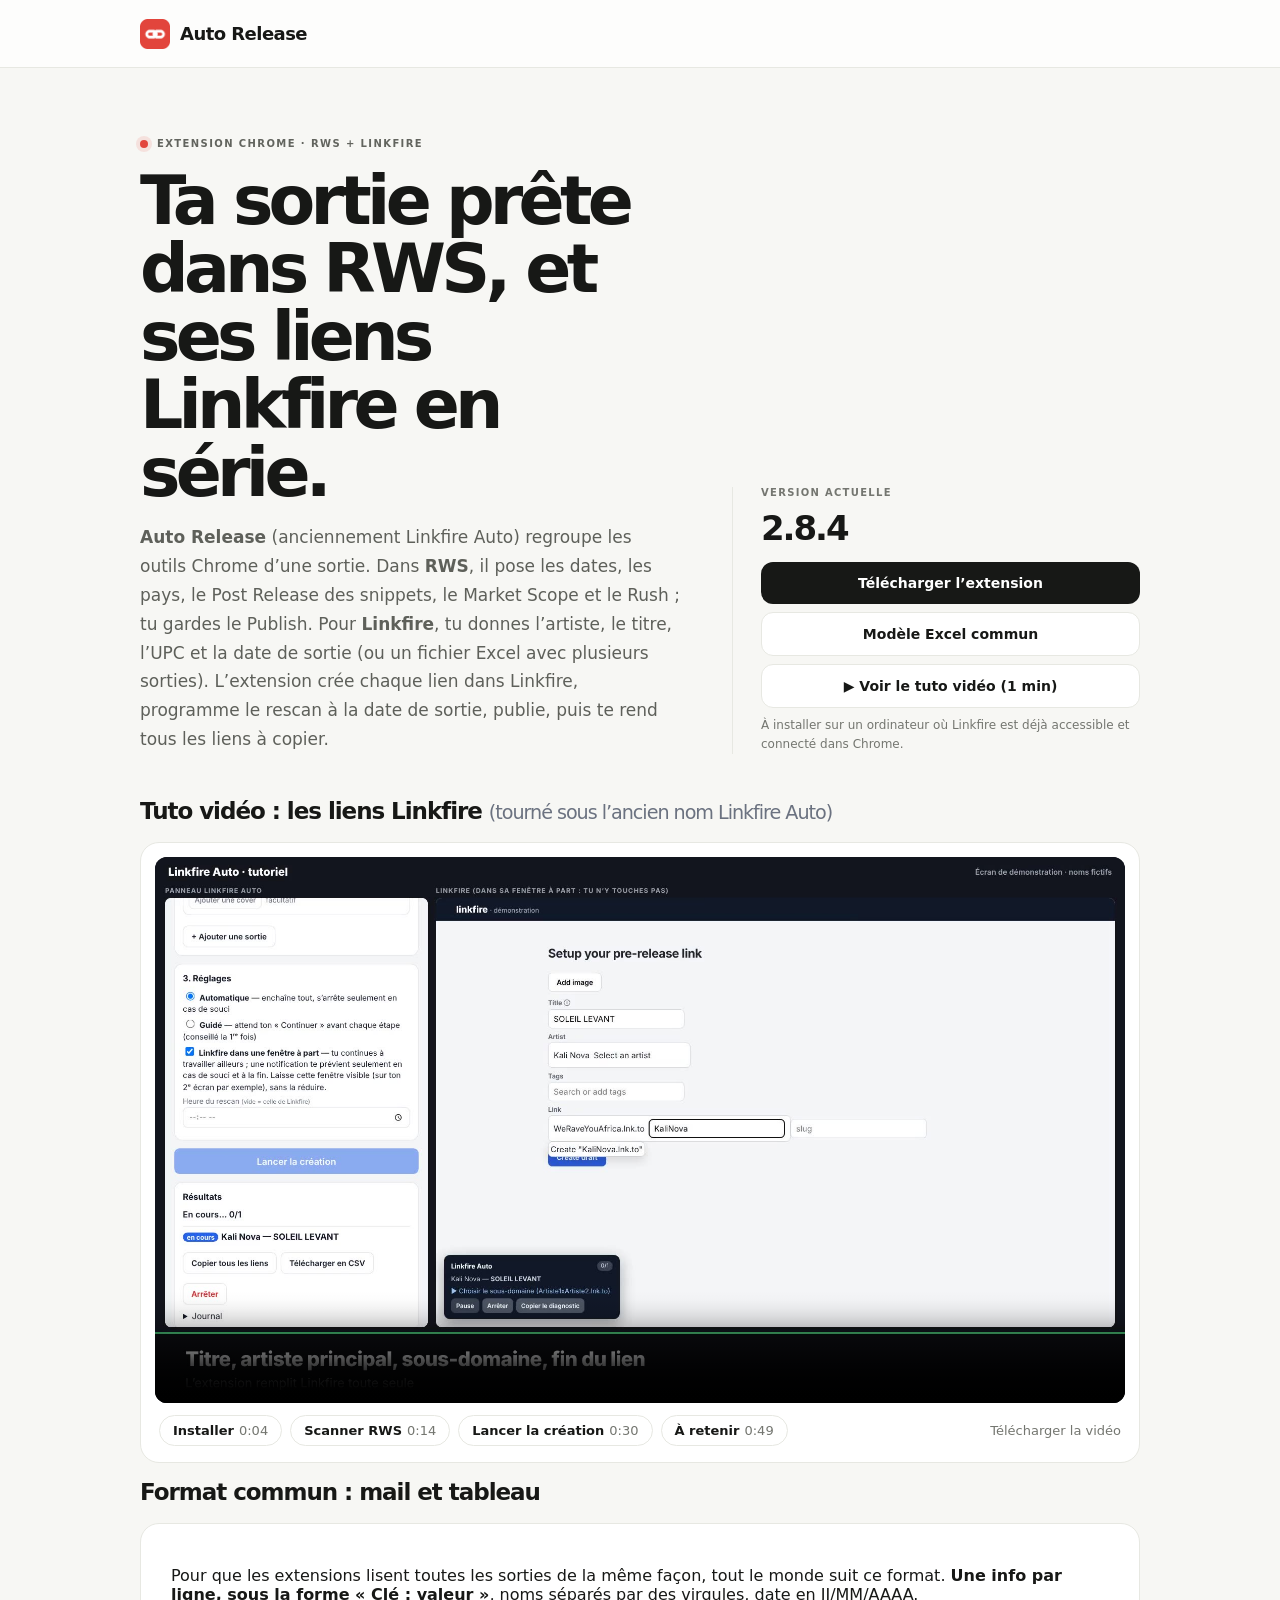
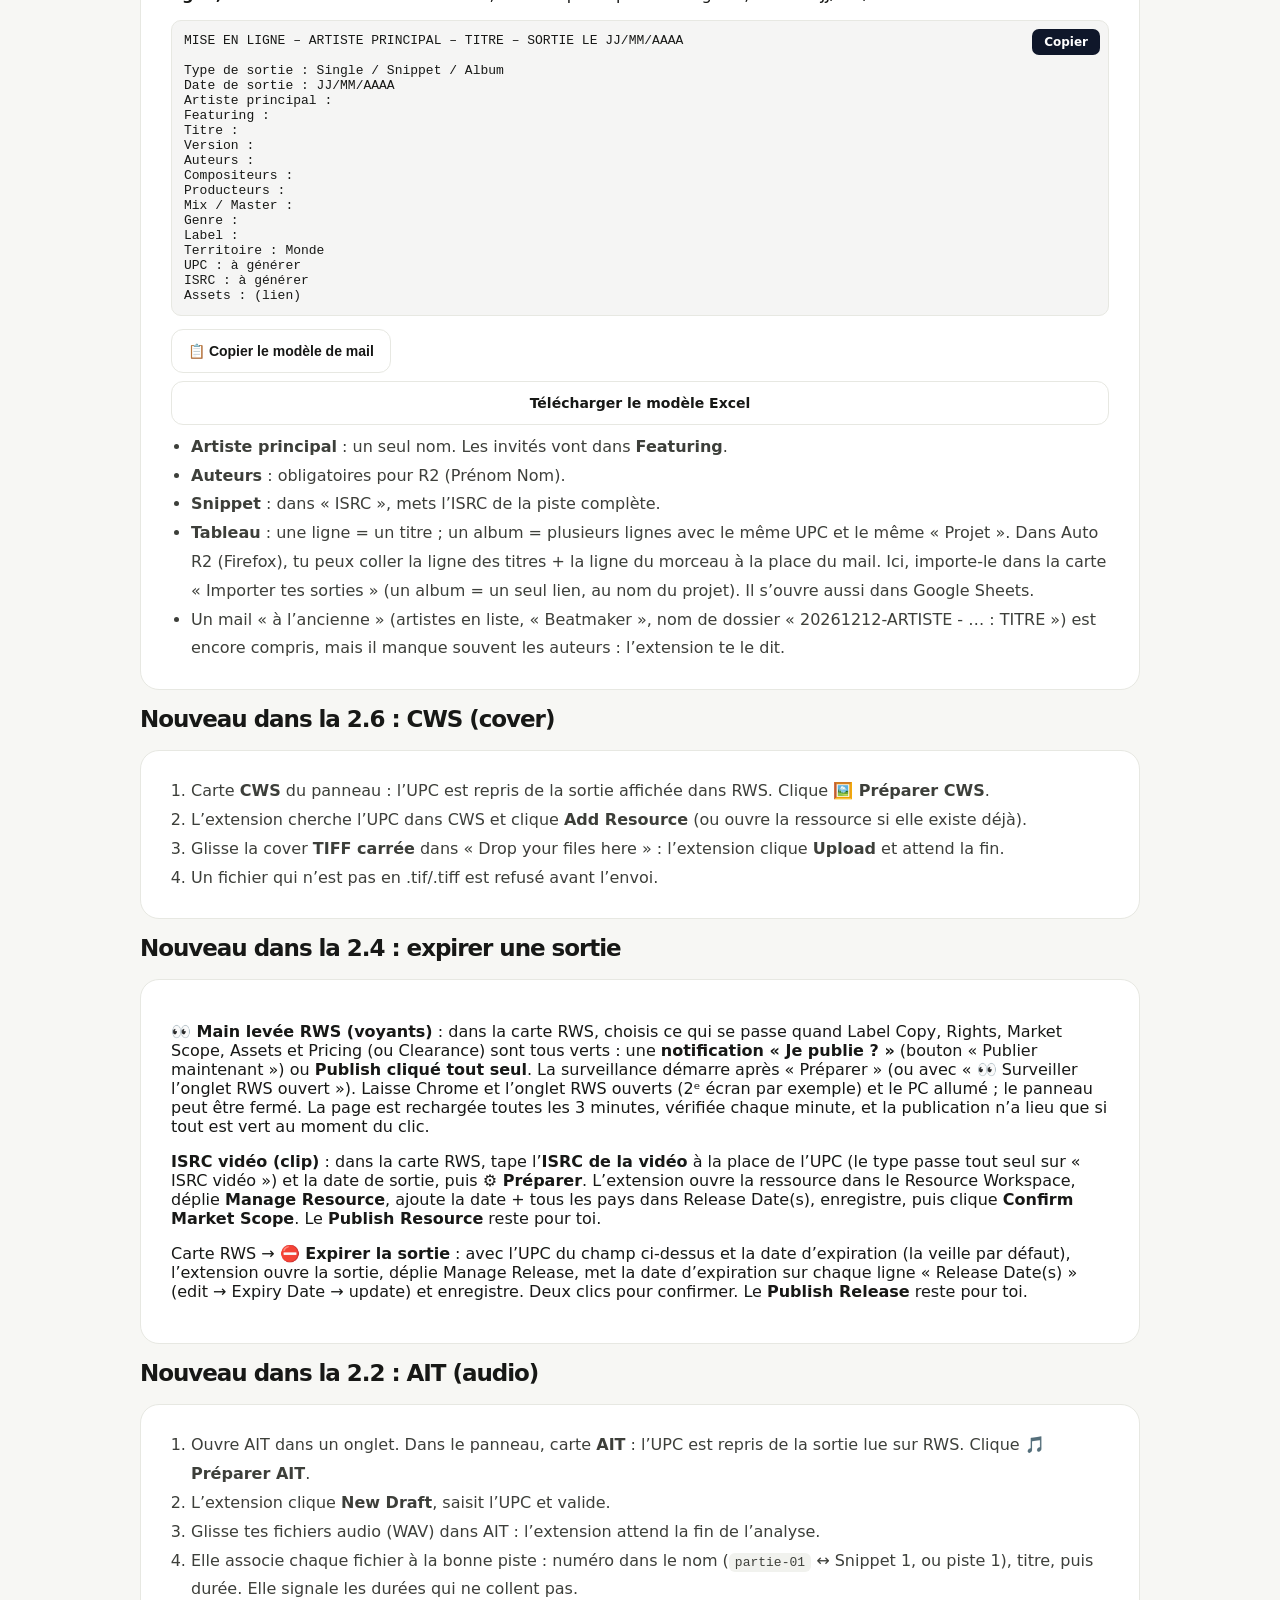
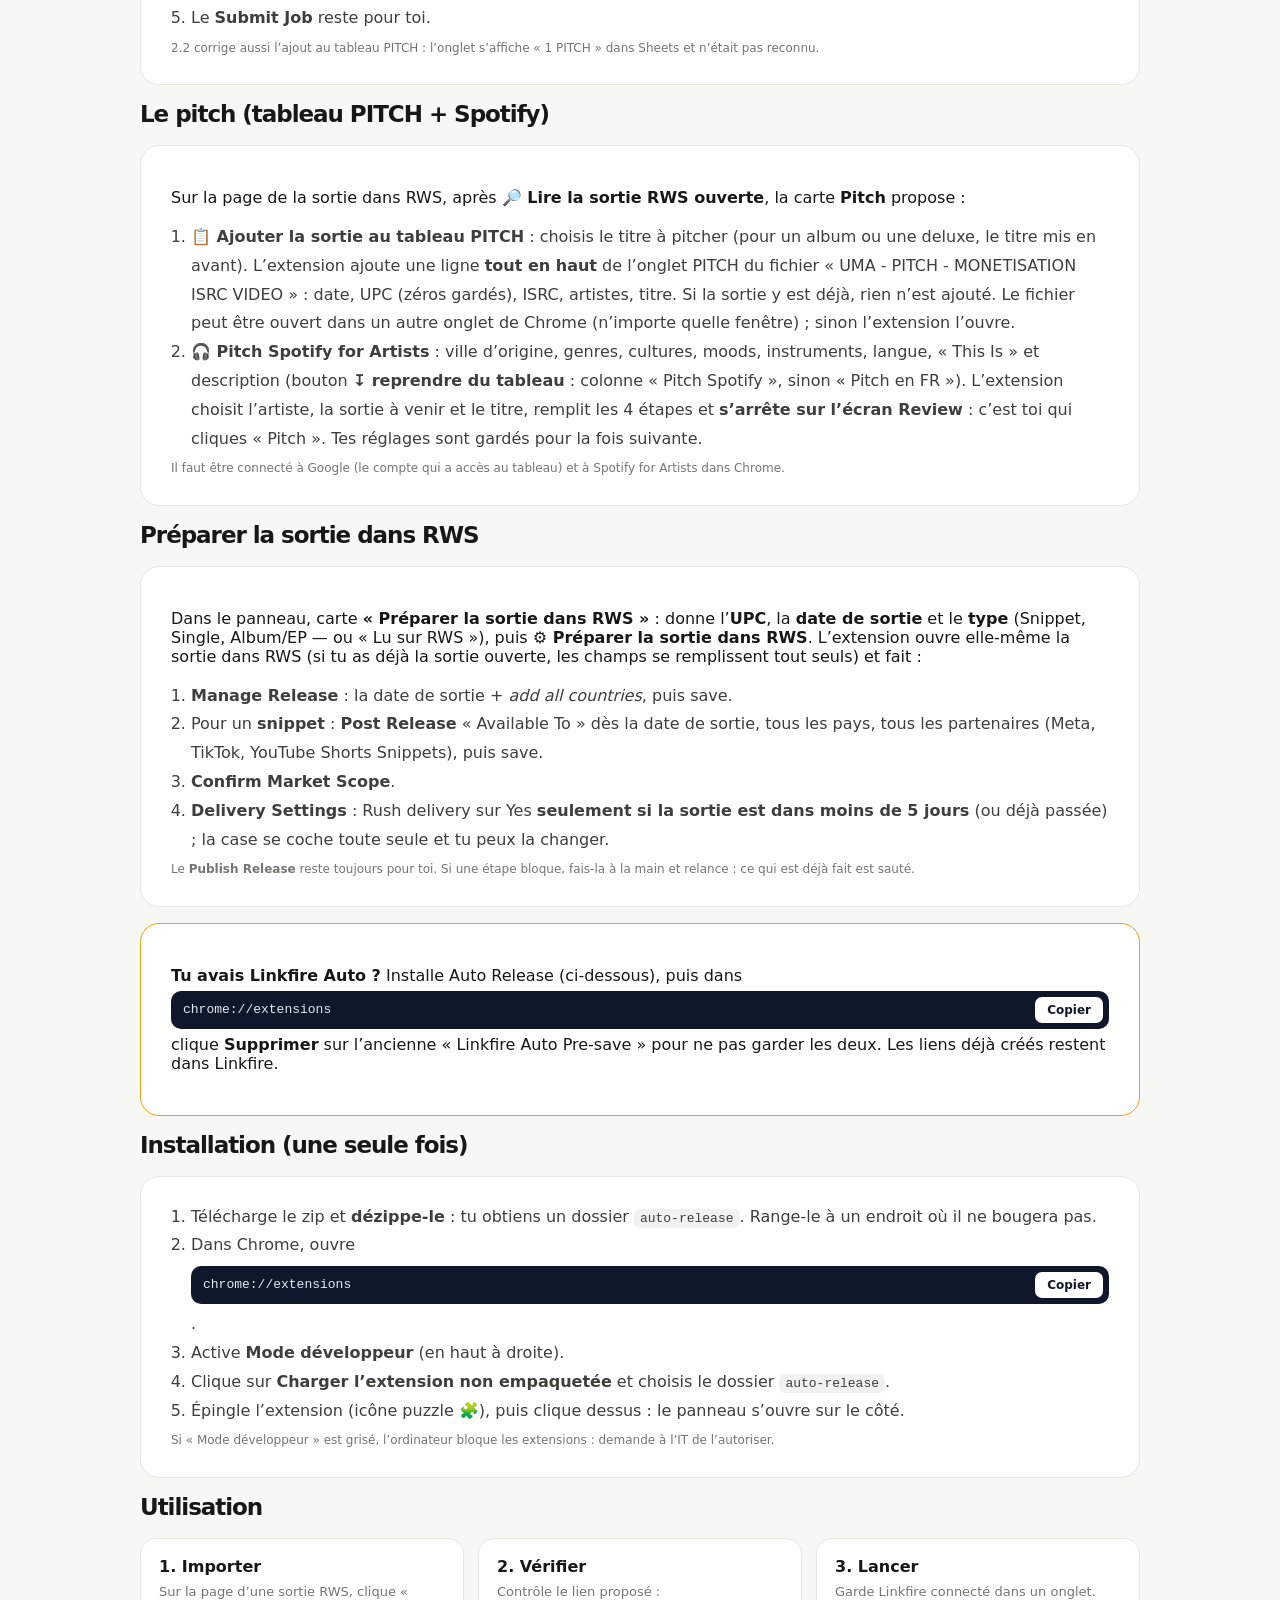
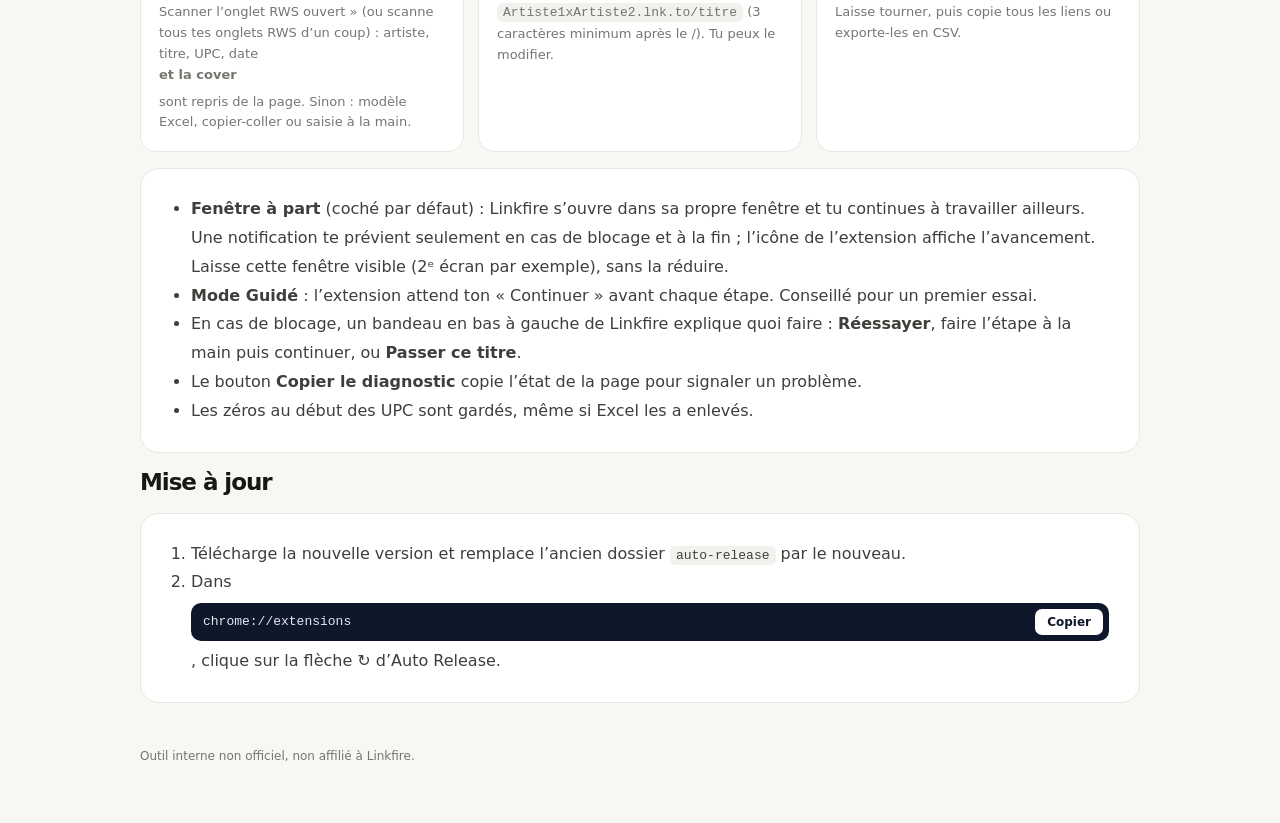
<file: docs/index.html>
<!doctype html>
<html lang="fr">
<head>
  <meta charset="utf-8">
  <meta name="viewport" content="width=device-width, initial-scale=1">
  <meta name="theme-color" content="#f7f7f4">
  <meta name="description" content="Extension Chrome qui crée les liens pre-save Linkfire en série.">
  <title>Auto Release — Téléchargement</title>
  <style>
    :root{--ink:#171816;--muted:#747670;--line:#e7e8e2;--paper:#f7f7f4;--white:#fff;--red:#e2453c;--blue:#2563eb}
    *{box-sizing:border-box}
    body{margin:0;background:var(--paper);color:var(--ink);font-family:Inter,ui-sans-serif,system-ui,-apple-system,"Segoe UI",sans-serif}
    .topbar{height:68px;border-bottom:1px solid var(--line);display:flex;align-items:center;justify-content:space-between;padding:0 max(20px,calc((100vw - 1000px)/2));background:rgba(255,255,255,.72)}
    .brand{display:flex;align-items:center;gap:10px;font-weight:800;letter-spacing:-.03em;font-size:18px}
    .brand img{width:30px;height:30px}
    .toplink{font-size:13px;color:var(--muted);text-decoration:none}
    main{width:min(100% - 32px,1000px);margin:0 auto}
    .hero{padding:70px 0 44px;display:grid;grid-template-columns:1.15fr .85fr;gap:40px;align-items:end}
    .eyebrow{display:flex;align-items:center;gap:9px;color:#62645e;text-transform:uppercase;letter-spacing:.14em;font-size:10px;font-weight:800}
    .dot{height:8px;width:8px;border-radius:50%;background:var(--red);box-shadow:0 0 0 4px rgba(226,69,60,.12)}
    h1{font-size:clamp(40px,6.5vw,68px);line-height:1;letter-spacing:-.07em;margin:18px 0 16px;font-weight:780}
    .intro{color:#5e605a;font-size:17px;line-height:1.7;margin:0;max-width:540px}
    .side{border-left:1px solid var(--line);padding-left:28px}
    .side-label{font-size:10px;text-transform:uppercase;letter-spacing:.13em;color:var(--muted);font-weight:800}
    .ver{font-size:34px;font-weight:780;letter-spacing:-.06em;margin:10px 0 14px}
    .btn{display:block;text-align:center;text-decoration:none;font-weight:700;font-size:14px;border-radius:12px;padding:13px 16px;margin-bottom:8px}
    .btn.p{background:var(--ink);color:#fff}
    .btn.s{background:#fff;border:1px solid var(--line);color:var(--ink)}
    .note{color:var(--muted);font-size:12px;line-height:1.6;margin:6px 0 0}
    h2{font-size:23px;letter-spacing:-.045em;margin:0 0 18px}
    .card{background:var(--white);border:1px solid var(--line);border-radius:19px;padding:26px 30px;margin-bottom:16px}
    ol{margin:0;padding-left:20px;line-height:1.8;color:#3d3f3a}
    code{background:#f1f2ee;border-radius:6px;padding:2px 6px;font-size:13px}
    .grid{display:grid;grid-template-columns:repeat(3,1fr);gap:14px;margin-bottom:16px}
    .step{background:#fff;border:1px solid var(--line);border-radius:16px;padding:18px}
    .step b{display:block;margin-bottom:6px}
    .step p{margin:0;color:var(--muted);font-size:13px;line-height:1.6}
    ul{margin:0;padding-left:20px;line-height:1.8;color:#3d3f3a}
    footer{color:var(--muted);font-size:12px;padding:30px 0 60px}
    @media(max-width:760px){.hero{grid-template-columns:1fr;padding-top:40px}.side{border-left:0;padding-left:0}.grid{grid-template-columns:1fr}.card{padding:20px}}
    .tuto{background:var(--white,#fff);border:1px solid var(--line);border-radius:19px;padding:14px;margin:0 0 16px}
    .tuto video{display:block;width:100%;aspect-ratio:16/9;border-radius:12px;background:#12151b}
    .chaps{display:flex;flex-wrap:wrap;gap:8px;padding:12px 4px 2px}
    .chaps button{font:600 13px Inter,system-ui,sans-serif;border:1px solid var(--line);background:#fff;color:var(--ink);border-radius:99px;padding:7px 13px;cursor:pointer}
    .chaps button:hover{border-color:var(--accent)}.chaps span{color:var(--muted);font-weight:500;margin-left:5px}
    .chaps .dl{margin-left:auto;font-size:13px;color:var(--muted);align-self:center;text-decoration:none}
  </style>
</head>
<body>
  <header class="topbar">
    <div class="brand"><img src="./icon.png" alt="">Auto Release</div>
  </header>
  <main>
    <section class="hero">
      <div>
        <div class="eyebrow"><span class="dot"></span>Extension Chrome · RWS + Linkfire</div>
        <h1>Ta sortie prête dans RWS, et ses liens Linkfire en série.</h1>
        <p class="intro"><b>Auto Release</b> (anciennement Linkfire Auto) regroupe les outils Chrome d’une sortie. Dans <b>RWS</b>, il pose les dates, les pays, le Post Release des snippets, le Market Scope et le Rush ; tu gardes le Publish. Pour <b>Linkfire</b>, tu donnes l’artiste, le titre, l’UPC et la date de sortie (ou un fichier Excel avec plusieurs sorties). L’extension crée chaque lien dans Linkfire, programme le rescan à la date de sortie, publie, puis te rend tous les liens à copier.</p>
      </div>
      <aside class="side">
        <div class="side-label">Version actuelle</div>
        <div class="ver">2.8.4</div>
        <a class="btn p" href="./downloads/Auto-Release-2.8.4.zip">Télécharger l’extension</a>
        <a class="btn s" href="./downloads/modele-mise-en-ligne.xlsx" download>Modèle Excel commun</a>
        <a class="btn" style="background:#fff;border:1px solid var(--line);color:var(--ink)" href="#tuto">▶ Voir le tuto vidéo (1 min)</a>
        <p class="note">À installer sur un ordinateur où Linkfire est déjà accessible et connecté dans Chrome.</p>
      </aside>
    </section>

    <h2 id="tuto">Tuto vidéo : les liens Linkfire <small style="font-weight:400;color:#6b7280">(tourné sous l’ancien nom Linkfire Auto)</small></h2>
    <div class="tuto">
      <video id="tutoVid" controls preload="metadata" playsinline poster="./videos/tuto-linkfire-auto.jpg" aria-label="Tutoriel vidéo Linkfire Auto"><source src="./videos/tuto-linkfire-auto.mp4" type="video/mp4"></video>
      <div class="chaps"><button data-t="4">Installer<span>0:04</span></button><button data-t="14">Scanner RWS<span>0:14</span></button><button data-t="30">Lancer la création<span>0:30</span></button><button data-t="49">À retenir<span>0:49</span></button><a class="dl" href="./videos/tuto-linkfire-auto.mp4" download>Télécharger la vidéo</a></div>
    </div>
    <script>document.querySelectorAll('.chaps button').forEach(b=>b.addEventListener('click',()=>{const v=document.getElementById('tutoVid');v.currentTime=+b.dataset.t;v.play();}));</script>

    <h2 id="format">Format commun : mail et tableau</h2>
    <div class="card">
      <p>Pour que les extensions lisent toutes les sorties de la même façon, tout le monde suit ce format. <b>Une info par ligne, sous la forme « Clé : valeur »</b>, noms séparés par des virgules, date en JJ/MM/AAAA.</p>
      <pre id="mailModel" style="white-space:pre-wrap;background:#f5f5f4;border:1px solid var(--line);border-radius:10px;padding:12px;font-size:13px">MISE EN LIGNE – ARTISTE PRINCIPAL – TITRE – SORTIE LE JJ/MM/AAAA

Type de sortie : Single / Snippet / Album
Date de sortie : JJ/MM/AAAA
Artiste principal :
Featuring :
Titre :
Version :
Auteurs :
Compositeurs :
Producteurs :
Mix / Master :
Genre :
Label :
Territoire : Monde
UPC : à générer
ISRC : à générer
Assets : (lien)</pre>
      <button class="btn s" style="background:#fff;border:1px solid var(--line);color:var(--ink)" onclick="navigator.clipboard.writeText(document.getElementById('mailModel').innerText).then(()=>{this.textContent='Copié ✓'})">📋 Copier le modèle de mail</button>
      <a class="btn s" style="background:#fff;border:1px solid var(--line);color:var(--ink)" href="./downloads/modele-mise-en-ligne.xlsx" download>Télécharger le modèle Excel</a>
      <ul>
        <li><b>Artiste principal</b> : un seul nom. Les invités vont dans <b>Featuring</b>.</li>
        <li><b>Auteurs</b> : obligatoires pour R2 (Prénom Nom).</li>
        <li><b>Snippet</b> : dans « ISRC », mets l’ISRC de la piste complète.</li>
        <li><b>Tableau</b> : une ligne = un titre ; un album = plusieurs lignes avec le même UPC et le même « Projet ». Dans Auto R2 (Firefox), tu peux coller la ligne des titres + la ligne du morceau à la place du mail. Ici, importe-le dans la carte « Importer tes sorties » (un album = un seul lien, au nom du projet). Il s’ouvre aussi dans Google Sheets.</li>
        <li>Un mail « à l’ancienne » (artistes en liste, « Beatmaker », nom de dossier « 20261212-ARTISTE - … : TITRE ») est encore compris, mais il manque souvent les auteurs : l’extension te le dit.</li>
      </ul>
    </div>

    <h2 id="cws">Nouveau dans la 2.6 : CWS (cover)</h2>
    <div class="card">
      <ol>
        <li>Carte <b>CWS</b> du panneau : l’UPC est repris de la sortie affichée dans RWS. Clique <b>🖼️ Préparer CWS</b>.</li>
        <li>L’extension cherche l’UPC dans CWS et clique <b>Add Resource</b> (ou ouvre la ressource si elle existe déjà).</li>
        <li>Glisse la cover <b>TIFF carrée</b> dans « Drop your files here » : l’extension clique <b>Upload</b> et attend la fin.</li>
        <li>Un fichier qui n’est pas en .tif/.tiff est refusé avant l’envoi.</li>
      </ol>
    </div>

    <h2 id="expire">Nouveau dans la 2.4 : expirer une sortie</h2>
    <div class="card">
      <p><b>👀 Main levée RWS (voyants)</b> : dans la carte RWS, choisis ce qui se passe quand Label Copy, Rights, Market Scope, Assets et Pricing (ou Clearance) sont tous verts : une <b>notification « Je publie ? »</b> (bouton « Publier maintenant ») ou <b>Publish cliqué tout seul</b>. La surveillance démarre après « Préparer » (ou avec « 👀 Surveiller l’onglet RWS ouvert »). Laisse Chrome et l’onglet RWS ouverts (2ᵉ écran par exemple) et le PC allumé ; le panneau peut être fermé. La page est rechargée toutes les 3 minutes, vérifiée chaque minute, et la publication n’a lieu que si tout est vert au moment du clic.</p>
      <p><b>ISRC vidéo (clip)</b> : dans la carte RWS, tape l’<b>ISRC de la vidéo</b> à la place de l’UPC (le type passe tout seul sur « ISRC vidéo ») et la date de sortie, puis <b>⚙️ Préparer</b>. L’extension ouvre la ressource dans le Resource Workspace, déplie <b>Manage Resource</b>, ajoute la date + tous les pays dans Release Date(s), enregistre, puis clique <b>Confirm Market Scope</b>. Le <b>Publish Resource</b> reste pour toi.</p>
      <p>Carte RWS → <b>⛔ Expirer la sortie</b> : avec l’UPC du champ ci-dessus et la date d’expiration (la veille par défaut), l’extension ouvre la sortie, déplie Manage Release, met la date d’expiration sur chaque ligne « Release Date(s) » (edit → Expiry Date → update) et enregistre. Deux clics pour confirmer. Le <b>Publish Release</b> reste pour toi.</p>
    </div>

    <h2 id="ait">Nouveau dans la 2.2 : AIT (audio)</h2>
    <div class="card">
      <ol>
        <li>Ouvre AIT dans un onglet. Dans le panneau, carte <b>AIT</b> : l’UPC est repris de la sortie lue sur RWS. Clique <b>🎵 Préparer AIT</b>.</li>
        <li>L’extension clique <b>New Draft</b>, saisit l’UPC et valide.</li>
        <li>Glisse tes fichiers audio (WAV) dans AIT : l’extension attend la fin de l’analyse.</li>
        <li>Elle associe chaque fichier à la bonne piste : numéro dans le nom (<code>partie-01</code> ↔ Snippet 1, ou piste 1), titre, puis durée. Elle signale les durées qui ne collent pas.</li>
        <li>Le <b>Submit Job</b> reste pour toi.</li>
      </ol>
      <p class="note">2.2 corrige aussi l’ajout au tableau PITCH : l’onglet s’affiche « 1 PITCH » dans Sheets et n’était pas reconnu.</p>
    </div>

    <h2 id="pitch">Le pitch (tableau PITCH + Spotify)</h2>
    <div class="card">
      <p>Sur la page de la sortie dans RWS, après <b>🔎 Lire la sortie RWS ouverte</b>, la carte <b>Pitch</b> propose :</p>
      <ol>
        <li><b>📋 Ajouter la sortie au tableau PITCH</b> : choisis le titre à pitcher (pour un album ou une deluxe, le titre mis en avant). L’extension ajoute une ligne <b>tout en haut</b> de l’onglet PITCH du fichier « UMA - PITCH - MONETISATION ISRC VIDEO » : date, UPC (zéros gardés), ISRC, artistes, titre. Si la sortie y est déjà, rien n’est ajouté. Le fichier peut être ouvert dans un autre onglet de Chrome (n’importe quelle fenêtre) ; sinon l’extension l’ouvre.</li>
        <li><b>🎧 Pitch Spotify for Artists</b> : ville d’origine, genres, cultures, moods, instruments, langue, « This Is » et description (bouton <b>↧ reprendre du tableau</b> : colonne « Pitch Spotify », sinon « Pitch en FR »). L’extension choisit l’artiste, la sortie à venir et le titre, remplit les 4 étapes et <b>s’arrête sur l’écran Review</b> : c’est toi qui cliques « Pitch ». Tes réglages sont gardés pour la fois suivante.</li>
      </ol>
      <p class="note">Il faut être connecté à Google (le compte qui a accès au tableau) et à Spotify for Artists dans Chrome.</p>
    </div>

    <h2 id="rws">Préparer la sortie dans RWS</h2>
    <div class="card">
      <p>Dans le panneau, carte <b>« Préparer la sortie dans RWS »</b> : donne l’<b>UPC</b>, la <b>date de sortie</b> et le <b>type</b> (Snippet, Single, Album/EP — ou « Lu sur RWS »), puis <b>⚙️ Préparer la sortie dans RWS</b>. L’extension ouvre elle-même la sortie dans RWS (si tu as déjà la sortie ouverte, les champs se remplissent tout seuls) et fait :</p>
      <ol>
        <li><b>Manage Release</b> : la date de sortie + <i>add all countries</i>, puis save.</li>
        <li>Pour un <b>snippet</b> : <b>Post Release</b> « Available To » dès la date de sortie, tous les pays, tous les partenaires (Meta, TikTok, YouTube Shorts Snippets), puis save.</li>
        <li><b>Confirm Market Scope</b>.</li>
        <li><b>Delivery Settings</b> : Rush delivery sur Yes <b>seulement si la sortie est dans moins de 5 jours</b> (ou déjà passée) ; la case se coche toute seule et tu peux la changer.</li>
      </ol>
      <p class="note">Le <b>Publish Release</b> reste toujours pour toi. Si une étape bloque, fais-la à la main et relance : ce qui est déjà fait est sauté.</p>
    </div>

    <div class="card" style="border-color:#f59e0b">
      <p><b>Tu avais Linkfire Auto ?</b> Installe Auto Release (ci-dessous), puis dans <code>chrome://extensions</code> clique <b>Supprimer</b> sur l’ancienne « Linkfire Auto Pre-save » pour ne pas garder les deux. Les liens déjà créés restent dans Linkfire.</p>
    </div>

    <h2>Installation (une seule fois)</h2>
    <div class="card">
      <ol>
        <li>Télécharge le zip et <b>dézippe-le</b> : tu obtiens un dossier <code>auto-release</code>. Range-le à un endroit où il ne bougera pas.</li>
        <li>Dans Chrome, ouvre <code>chrome://extensions</code>.</li>
        <li>Active <b>Mode développeur</b> (en haut à droite).</li>
        <li>Clique sur <b>Charger l’extension non empaquetée</b> et choisis le dossier <code>auto-release</code>.</li>
        <li>Épingle l’extension (icône puzzle 🧩), puis clique dessus : le panneau s’ouvre sur le côté.</li>
      </ol>
      <p class="note">Si « Mode développeur » est grisé, l’ordinateur bloque les extensions : demande à l’IT de l’autoriser.</p>
    </div>

    <h2>Utilisation</h2>
    <div class="grid">
      <div class="step"><b>1. Importer</b><p>Sur la page d’une sortie RWS, clique « Scanner l’onglet RWS ouvert » (ou scanne tous tes onglets RWS d’un coup) : artiste, titre, UPC, date <b>et la cover</b> sont repris de la page. Sinon : modèle Excel, copier-coller ou saisie à la main.</p></div>
      <div class="step"><b>2. Vérifier</b><p>Contrôle le lien proposé : <code>Artiste1xArtiste2.lnk.to/titre</code> (3 caractères minimum après le /). Tu peux le modifier.</p></div>
      <div class="step"><b>3. Lancer</b><p>Garde Linkfire connecté dans un onglet. Laisse tourner, puis copie tous les liens ou exporte-les en CSV.</p></div>
    </div>
    <div class="card">
      <ul>
        <li><b>Fenêtre à part</b> (coché par défaut) : Linkfire s’ouvre dans sa propre fenêtre et tu continues à travailler ailleurs. Une notification te prévient seulement en cas de blocage et à la fin ; l’icône de l’extension affiche l’avancement. Laisse cette fenêtre visible (2ᵉ écran par exemple), sans la réduire.</li>
        <li><b>Mode Guidé</b> : l’extension attend ton « Continuer » avant chaque étape. Conseillé pour un premier essai.</li>
        <li>En cas de blocage, un bandeau en bas à gauche de Linkfire explique quoi faire : <b>Réessayer</b>, faire l’étape à la main puis continuer, ou <b>Passer ce titre</b>.</li>
        <li>Le bouton <b>Copier le diagnostic</b> copie l’état de la page pour signaler un problème.</li>
        <li>Les zéros au début des UPC sont gardés, même si Excel les a enlevés.</li>
      </ul>
    </div>

    <h2>Mise à jour</h2>
    <div class="card">
      <ol>
        <li>Télécharge la nouvelle version et remplace l’ancien dossier <code>auto-release</code> par le nouveau.</li>
        <li>Dans <code>chrome://extensions</code>, clique sur la flèche ↻ d’Auto Release.</li>
      </ol>
    </div>

    <footer>Outil interne non officiel, non affilié à Linkfire.</footer>
  </main>
<style>
.copybox{display:flex;align-items:center;gap:8px;margin:6px 0;padding:6px 6px 6px 12px;background:#0f172a;color:#e2e8f0;border-radius:10px;font:13px/1.4 ui-monospace,SFMono-Regular,Menlo,Consolas,monospace;max-width:100%}
.copybox span{flex:1;min-width:0;overflow-x:auto;white-space:nowrap;user-select:all}
.copybox button{flex:none;border:0;border-radius:7px;padding:6px 12px;font:600 12px system-ui,sans-serif;background:#fff;color:#0f172a;cursor:pointer}
.copybox button.ok{background:#22c55e;color:#fff}
pre.copyable{position:relative}
pre.copyable>button{position:absolute;top:8px;right:8px;border:0;border-radius:7px;padding:6px 12px;font:600 12px system-ui,sans-serif;background:#0f172a;color:#fff;cursor:pointer}
</style>
<script>
(function(){
  function copy(text,btn){
    const done=()=>{const t=btn.textContent;btn.textContent='Copié ✓';btn.classList.add('ok');setTimeout(()=>{btn.textContent=t;btn.classList.remove('ok')},1500)};
    if(navigator.clipboard&&window.isSecureContext){navigator.clipboard.writeText(text).then(done,()=>fallback())}else fallback();
    function fallback(){const ta=document.createElement('textarea');ta.value=text;document.body.appendChild(ta);ta.select();try{document.execCommand('copy');done()}catch(e){}ta.remove()}
  }
  // adresses à taper dans la barre d'adresse (about:, chrome://, liens) → zone de code + bouton Copier
  document.querySelectorAll('code').forEach(function(c){
    const t=c.textContent.trim();
    if(!/^(about:|chrome:\/\/|https?:\/\/)/.test(t)||c.closest('pre,.copybox'))return;
    const box=document.createElement('span');box.className='copybox';
    const s=document.createElement('span');s.textContent=t;
    const b=document.createElement('button');b.type='button';b.textContent='Copier';b.onclick=function(){copy(t,b)};
    box.append(s,b);
    // en bloc sur sa propre ligne
    box.style.display='flex';
    c.replaceWith(box);
  });
  // blocs de texte (modèle de mail…) : bouton Copier en haut à droite
  document.querySelectorAll('pre').forEach(function(p){
    if(p.querySelector('button'))return;
    p.classList.add('copyable');
    const b=document.createElement('button');b.type='button';b.textContent='Copier';
    b.onclick=function(){copy(p.innerText.replace(/Copier$|Copié ✓$/,'').trim(),b)};
    p.appendChild(b);
  });
})();
</script>
</body>
</html>
</file>
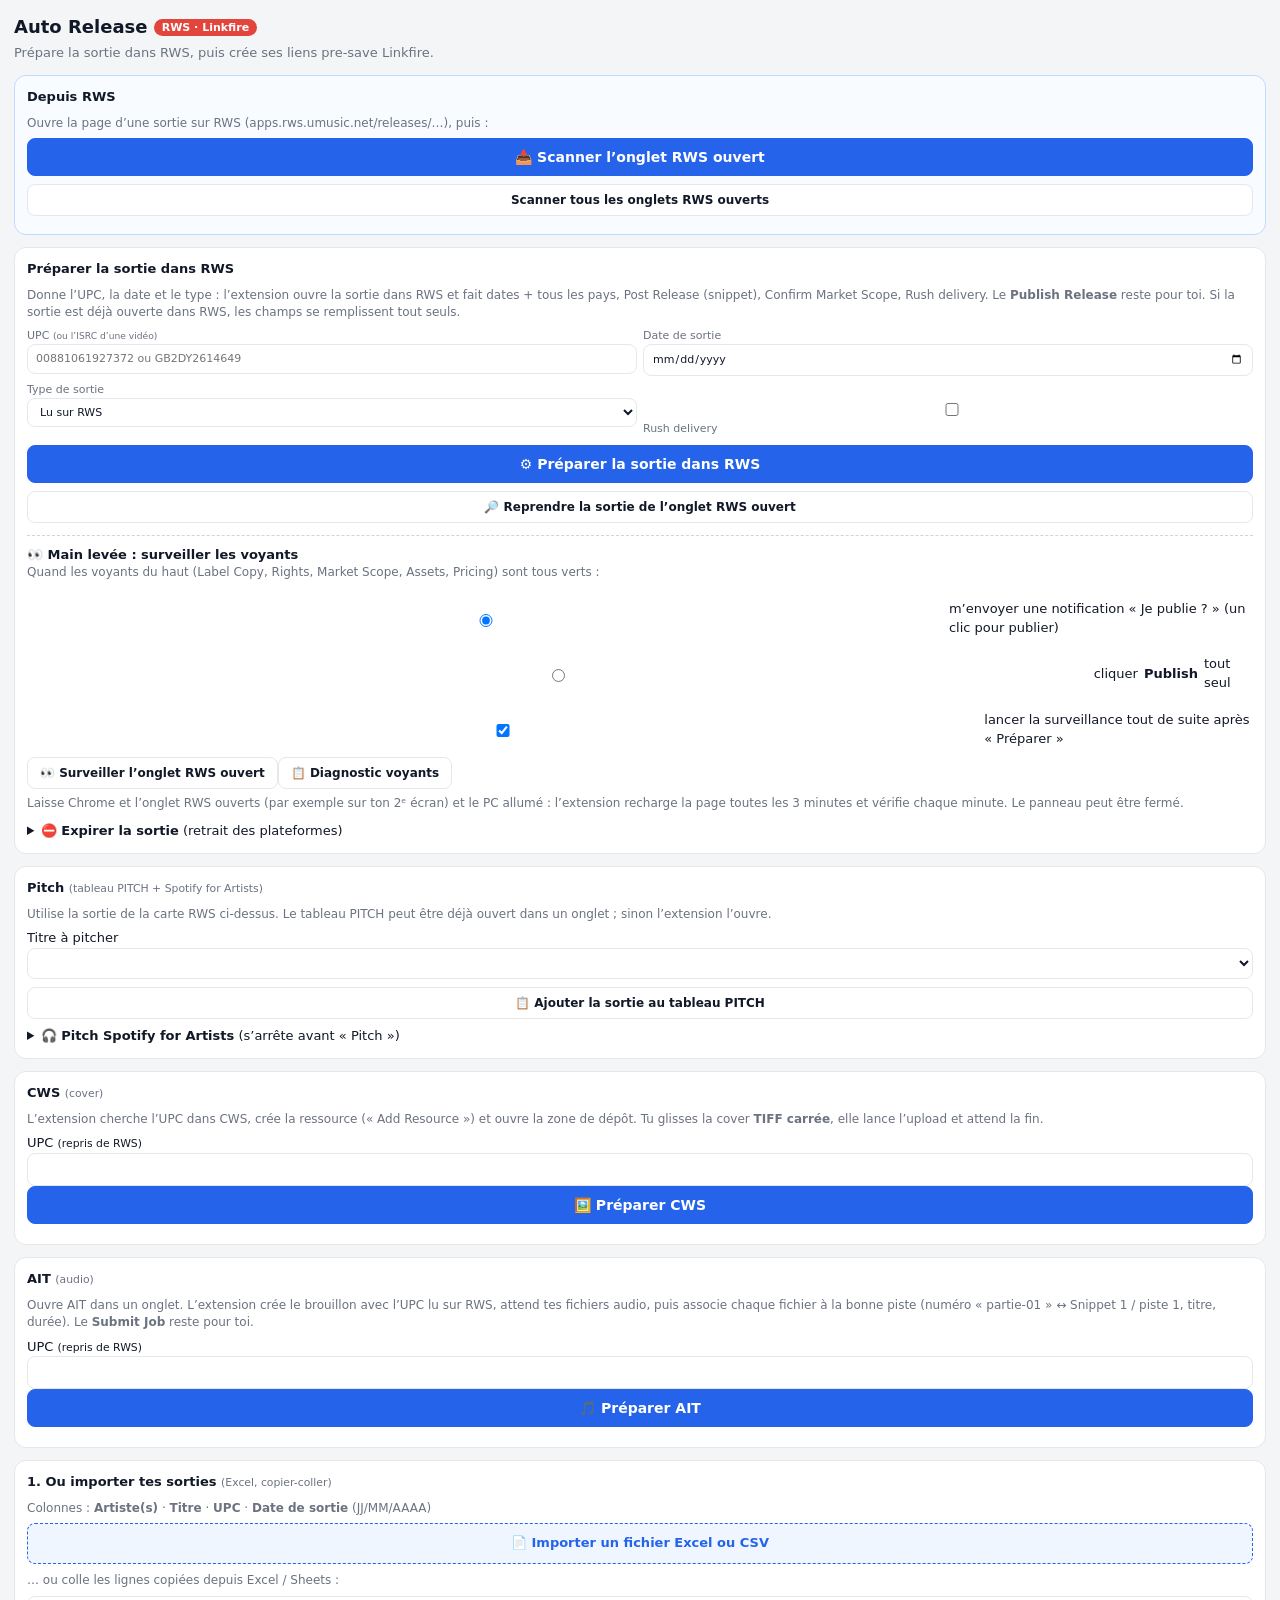
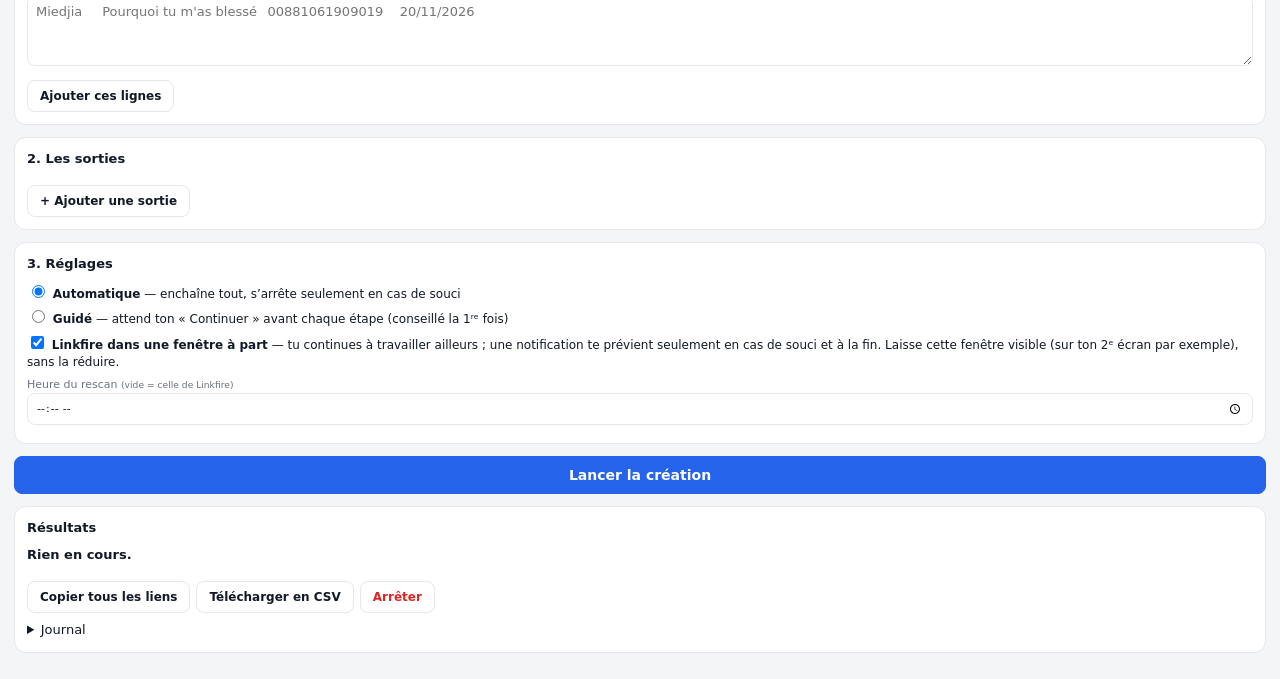
<file: extension/sidepanel.html>
<!doctype html>
<html lang="fr">
<head>
  <meta charset="utf-8">
  <title>Auto Release</title>
  <link rel="stylesheet" href="sidepanel.css">
</head>
<body>
  <header>
    <h1>Auto Release <span>RWS · Linkfire</span></h1>
    <p class="sub">Prépare la sortie dans RWS, puis crée ses liens pre-save Linkfire.</p>
  </header>

  <section class="card rws">
    <h2>Depuis RWS</h2>
    <p class="hint">Ouvre la page d’une sortie sur RWS (apps.rws.umusic.net/releases/…), puis :</p>
    <button id="scanOne" class="primary">📥 Scanner l’onglet RWS ouvert</button>
    <button id="scanAll" class="ghost" style="width:100%">Scanner tous les onglets RWS ouverts</button>
    <span id="scanMsg" class="msg"></span>
  </section>

  <section class="card rwsprep">
    <h2>Préparer la sortie dans RWS</h2>
    <p class="hint">Donne l’UPC, la date et le type : l’extension ouvre la sortie dans RWS et fait dates + tous les pays, Post Release (snippet), Confirm Market Scope, Rush delivery. Le <b>Publish Release</b> reste pour toi. Si la sortie est déjà ouverte dans RWS, les champs se remplissent tout seuls.</p>
    <div class="grid2">
      <label><span id="rwsUpcLab">UPC</span> <small>(ou l’ISRC d’une vidéo)</small><input id="rwsUpc" placeholder="00881061927372 ou GB2DY2614649"></label>
      <label>Date de sortie<input id="rwsDate" type="date"></label>
      <label>Type de sortie<select id="rwsType"><option value="auto">Lu sur RWS</option><option value="snippet">Snippet (eSnippet Audio)</option><option value="single">Single (eSingle Audio)</option><option value="album">Album / EP</option><option value="video">ISRC vidéo (ressource)</option></select></label>
      <label class="chk"><input id="rwsRush" type="checkbox"> Rush delivery <small id="rwsRushHint"></small></label>
    </div>
    <div id="rwsSum" class="rwssum"></div>
    <button id="rwsGo" class="primary">⚙️ Préparer la sortie dans RWS</button>
    <button id="rwsRead" class="ghost" style="width:100%">🔎 Reprendre la sortie de l’onglet RWS ouvert</button>
    <ol id="rwsSteps" class="rwssteps"></ol>
    <span id="rwsMsg" class="msg"></span>
    <div class="watchbox">
      <b>👀 Main levée : surveiller les voyants</b>
      <p class="hint">Quand les voyants du haut (Label Copy, Rights, Market Scope, Assets, Pricing) sont tous verts :</p>
      <label class="chk"><input type="radio" name="wAct" value="notify" checked> m’envoyer une notification « Je publie ? » (un clic pour publier)</label>
      <label class="chk"><input type="radio" name="wAct" value="publish"> cliquer <b>Publish</b> tout seul</label>
      <label class="chk"><input type="checkbox" id="wAuto" checked> lancer la surveillance tout de suite après « Préparer »</label>
      <div class="row2"><button id="wGo">👀 Surveiller l’onglet RWS ouvert</button><button id="wDiag" class="ghost">📋 Diagnostic voyants</button></div>
      <ul id="wList" class="wlist"></ul>
      <span id="wMsg" class="msg"></span>
      <p class="hint">Laisse Chrome et l’onglet RWS ouverts (par exemple sur ton 2ᵉ écran) et le PC allumé : l’extension recharge la page toutes les 3 minutes et vérifie chaque minute. Le panneau peut être fermé.</p>
    </div>
    <details id="expBox" style="margin-top:10px">
      <summary><b>⛔ Expirer la sortie</b> (retrait des plateformes)</summary>
      <p class="hint">Pour l’UPC ci-dessus : Manage Release → date d’expiration sur chaque ligne « Release Date(s) » → save. Le <b>Publish Release</b> reste pour toi.</p>
      <label>Date d’expiration<input id="expDate" type="date"></label>
      <button id="expGo" class="ghost danger" style="width:100%">⛔ Expirer cette sortie</button>
      <span id="expMsg" class="msg"></span>
    </details>
  </section>

  <section class="card pitch">
    <h2>Pitch <small>(tableau PITCH + Spotify for Artists)</small></h2>
    <p class="hint">Utilise la sortie de la carte RWS ci-dessus. Le tableau PITCH peut être déjà ouvert dans un onglet ; sinon l’extension l’ouvre.</p>
    <label>Titre à pitcher<select id="pTrack"></select></label>
    <button id="pSheet" class="ghost" style="width:100%">📋 Ajouter la sortie au tableau PITCH</button>
    <span id="pSheetMsg" class="msg"></span>
    <details id="pS4a">
      <summary><b>🎧 Pitch Spotify for Artists</b> (s’arrête avant « Pitch »)</summary>
      <div class="grid2">
        <label>Ville d’origine<input id="pCity"></label>
        <label>Langue des paroles<input id="pLang"></label>
        <label class="full">Genres <small>(3 max, séparés par des virgules)</small><input id="pGenres"></label>
        <label class="full">Styles <small>(2 max, ex. Beats ; vide = aucun)</small><input id="pStyles"></label>
        <label>Cultures <small>(2 max)</small><input id="pCultures"></label>
        <label>Moods <small>(2 max)</small><input id="pMoods"></label>
        <label class="full">Instruments<input id="pInstr"></label>
        <label class="chk"><input id="pPin" type="checkbox"> Épingler sur « This Is »</label>
        <label class="chk"><input id="pLive" type="checkbox"> Enregistré en live</label>
        <label class="chk"><input id="pCover" type="checkbox"> C’est une reprise</label>
        <label class="chk"><input id="pRemix" type="checkbox"> C’est un remix</label>
        <label class="chk"><input id="pInstrumental" type="checkbox"> Instrumental</label>
        <label class="full">Description du pitch <button id="pFromSheet" class="ghost" style="margin:0 0 0 6px;padding:2px 8px">↧ reprendre du tableau</button><textarea id="pDesc" rows="5" placeholder="Le texte du pitch Spotify"></textarea></label>
      </div>
      <button id="pGo" class="primary">🎧 Préparer le pitch Spotify</button>
      <span id="pMsg" class="msg"></span>
    </details>
  </section>

  <section class="card cws">
    <h2>CWS <small>(cover)</small></h2>
    <p class="hint">L’extension cherche l’UPC dans CWS, crée la ressource (« Add Resource ») et ouvre la zone de dépôt. Tu glisses la cover <b>TIFF carrée</b>, elle lance l’upload et attend la fin.</p>
    <label>UPC <small>(repris de RWS)</small><input id="cUpc" inputmode="numeric"></label>
    <button id="cGo" class="primary">🖼️ Préparer CWS</button>
    <ol id="cSteps" class="rwssteps"></ol>
    <span id="cMsg" class="msg"></span>
  </section>

  <section class="card ait">
    <h2>AIT <small>(audio)</small></h2>
    <p class="hint">Ouvre AIT dans un onglet. L’extension crée le brouillon avec l’UPC lu sur RWS, attend tes fichiers audio, puis associe chaque fichier à la bonne piste (numéro « partie-01 » ↔ Snippet 1 / piste 1, titre, durée). Le <b>Submit Job</b> reste pour toi.</p>
    <label>UPC <small>(repris de RWS)</small><input id="aUpc" inputmode="numeric"></label>
    <button id="aGo" class="primary">🎵 Préparer AIT</button>
    <ol id="aSteps" class="rwssteps"></ol>
    <span id="aMsg" class="msg"></span>
  </section>

  <section class="card">
    <h2>1. Ou importer tes sorties <small>(Excel, copier-coller)</small></h2>
    <p class="hint">Colonnes : <b>Artiste(s)</b> · <b>Titre</b> · <b>UPC</b> · <b>Date de sortie</b> (JJ/MM/AAAA)</p>
    <label class="filebtn">📄 Importer un fichier Excel ou CSV<input type="file" id="xlsFile" accept=".xlsx,.xls,.csv"></label>
    <p class="hint" style="margin-top:8px">… ou colle les lignes copiées depuis Excel / Sheets :</p>
    <textarea id="paste" rows="3" placeholder="Miedjia	Pourquoi tu m'as blessé	00881061909019	20/11/2026"></textarea>
    <button id="importBtn" class="ghost">Ajouter ces lignes</button>
  </section>

  <section class="card">
    <h2>2. Les sorties</h2>
    <div id="rows"></div>
    <button id="addRow" class="ghost">+ Ajouter une sortie</button>
  </section>

  <section class="card">
    <h2>3. Réglages</h2>
    <label class="opt"><input type="radio" name="mode" value="auto" checked> <b>Automatique</b> — enchaîne tout, s’arrête seulement en cas de souci</label>
    <label class="opt"><input type="radio" name="mode" value="guide"> <b>Guidé</b> — attend ton « Continuer » avant chaque étape (conseillé la 1ʳᵉ fois)</label>
    <label class="opt"><input type="checkbox" id="sepWin" checked> <b>Linkfire dans une fenêtre à part</b> — tu continues à travailler ailleurs ; une notification te prévient seulement en cas de souci et à la fin. Laisse cette fenêtre visible (sur ton 2ᵉ écran par exemple), sans la réduire.</label>
    <div class="grid2">
      <label class="full">Heure du rescan <small>(vide = celle de Linkfire)</small>
        <input id="time" type="time">
      </label>
    </div>
  </section>

  <div class="actions">
    <button id="startBtn" class="primary">Lancer la création</button>
    <span id="formMsg" class="msg"></span>
  </div>

  <section class="card" id="resultsCard">
    <h2>Résultats</h2>
    <div id="status" class="status">Rien en cours.</div>
    <div id="results"></div>
    <div class="row">
      <button id="copyAll" class="ghost">Copier tous les liens</button>
      <button id="csvBtn" class="ghost">Télécharger en CSV</button>
      <button id="stopBtn" class="ghost danger">Arrêter</button>
    </div>
    <details>
      <summary>Journal</summary>
      <pre id="log"></pre>
    </details>
  </section>

  <script src="xlsx.full.min.js"></script>
  <script src="rws.js"></script>
  <script src="rwsauto.js"></script>
  <script src="pitch.js"></script>
  <script src="aitauto.js"></script>
  <script src="cwsauto.js"></script>
  <script src="sidepanel.js"></script>
</body>
</html>
</file>
<file: extension/sidepanel.css>
:root{--bg:#f4f5f7;--card:#fff;--ink:#111827;--mute:#6b7280;--line:#e5e7eb;--blue:#2563eb;--red:#dc2626;--green:#059669;--orange:#d97706}
*{box-sizing:border-box}
body{margin:0;padding:14px;background:var(--bg);color:var(--ink);font:13px/1.45 system-ui,-apple-system,"Segoe UI",sans-serif}
h1{font-size:18px;margin:0}
h1 span{font-size:11px;font-weight:600;color:#fff;background:#e2453c;border-radius:99px;padding:2px 8px;vertical-align:middle}
.sub{color:var(--mute);margin:4px 0 12px}
.card{background:var(--card);border:1px solid var(--line);border-radius:12px;padding:12px;margin-bottom:12px}
h2{font-size:13px;margin:0 0 8px}
h2 small{font-weight:400;color:var(--mute)}
.hint{color:var(--mute);margin:0 0 6px;font-size:12px}
textarea,input,select{width:100%;font:inherit;border:1px solid var(--line);border-radius:8px;padding:6px 8px;background:#fff;color:var(--ink)}
textarea{resize:vertical}
button{font:600 12px system-ui,-apple-system,"Segoe UI",sans-serif;border-radius:8px;padding:8px 12px;cursor:pointer;border:1px solid var(--line);background:#fff;color:var(--ink)}
button.ghost{margin-top:8px}
button.primary{background:var(--blue);border-color:var(--blue);color:#fff;font-size:14px;padding:10px 16px;width:100%}
button.primary:disabled{opacity:.5;cursor:default}
button.danger{color:var(--red)}
.row{display:flex;gap:6px;flex-wrap:wrap}
.rel{border:1px solid var(--line);border-radius:10px;padding:8px;margin-bottom:8px;position:relative}
.rel .n{font-weight:700;color:var(--mute);font-size:11px;margin-bottom:4px}
.rel .del{position:absolute;top:6px;right:6px;border:0;background:none;color:var(--mute);font-size:16px;padding:0 4px;margin:0}
.grid2{display:grid;grid-template-columns:1fr 1fr;gap:6px;margin:6px 0}
.rel label,.grid2 label{display:block;font-size:11px;color:var(--mute)}
.rel label input{margin-top:2px;color:var(--ink)}
.full{grid-column:1/-1}
.slug{font-family:ui-monospace,Menlo,Consolas,monospace;font-size:12px}
.cover{display:flex;align-items:center;gap:6px;font-size:11px;color:var(--mute)}
.cover img{width:34px;height:34px;object-fit:cover;border-radius:4px}
.cover input{display:none}
.cover .pick{margin:0;padding:4px 8px;font-weight:500}
.filebtn{display:block;text-align:center;font-weight:600;border:1px dashed var(--blue);color:var(--blue);border-radius:8px;padding:10px;cursor:pointer;background:#eff6ff}
.filebtn input{display:none}
.opt{display:block;margin:4px 0;font-size:12px}
.opt input{width:auto;margin-right:4px}
.actions{margin-bottom:12px}
.msg{display:block;margin-top:6px;color:var(--red);font-size:12px}
.status{font-weight:600;margin-bottom:8px}
.res{display:flex;justify-content:space-between;align-items:center;gap:6px;padding:6px 0;border-top:1px solid var(--line)}
.res .l{min-width:0}
.res .l div{white-space:nowrap;overflow:hidden;text-overflow:ellipsis}
.res a{color:var(--blue);font-size:12px}
.res .err{color:var(--red);font-size:11px;white-space:normal}
.res button{margin:0;padding:4px 8px;flex-shrink:0}
.b{font-size:10px;font-weight:700;border-radius:99px;padding:1px 6px;margin-right:4px;color:#fff}
.b.todo{background:#9ca3af}.b.running{background:var(--blue)}.b.done{background:var(--green)}.b.error{background:var(--red)}.b.skipped{background:var(--orange)}
pre{white-space:pre-wrap;font-size:11px;max-height:200px;overflow:auto;background:#f9fafb;padding:6px;border-radius:6px}
details{margin-top:8px}

.linkrow{display:flex;align-items:center;gap:4px;margin-top:2px}
.linkrow input{margin-top:0}
.linkrow input[data-f=subdomain]{flex:1.2}
.linkrow input[data-f=slug]{flex:1}
.dom{font-family:ui-monospace,Menlo,Consolas,monospace;font-size:12px;color:var(--ink);white-space:nowrap}
.rws{border-color:#bfdbfe;background:#f8fbff}
.rws .primary{margin-bottom:0}

.rwssum{font-size:13px;margin:8px 0;line-height:1.5}
.rwssum b{font-weight:600}
.chk{display:flex;align-items:center;gap:6px;margin-top:18px}
.rwssteps{margin:8px 0 0;padding-left:20px;font-size:13px;line-height:1.6}
.rwssteps li.ok{color:#15803d}.rwssteps li.ko{color:#b91c1c}.rwssteps li.run{color:#1d4ed8}.rwssteps li.skip{color:#6b7280}
.msg.ok{color:#15803d}

.watchbox{margin-top:12px;border-top:1px dashed #cbd5e1;padding-top:10px}
.wlist{list-style:none;padding:0;margin:6px 0 0;font-size:12px}
.wlist li{border:1px solid #e2e8f0;border-radius:8px;padding:6px 8px;margin-top:6px}
.wlist li .l{font-size:11px;color:#475569;margin-top:2px}
.wlist li button{margin:4px 0 0;padding:3px 8px;font-size:11px}
</file>
